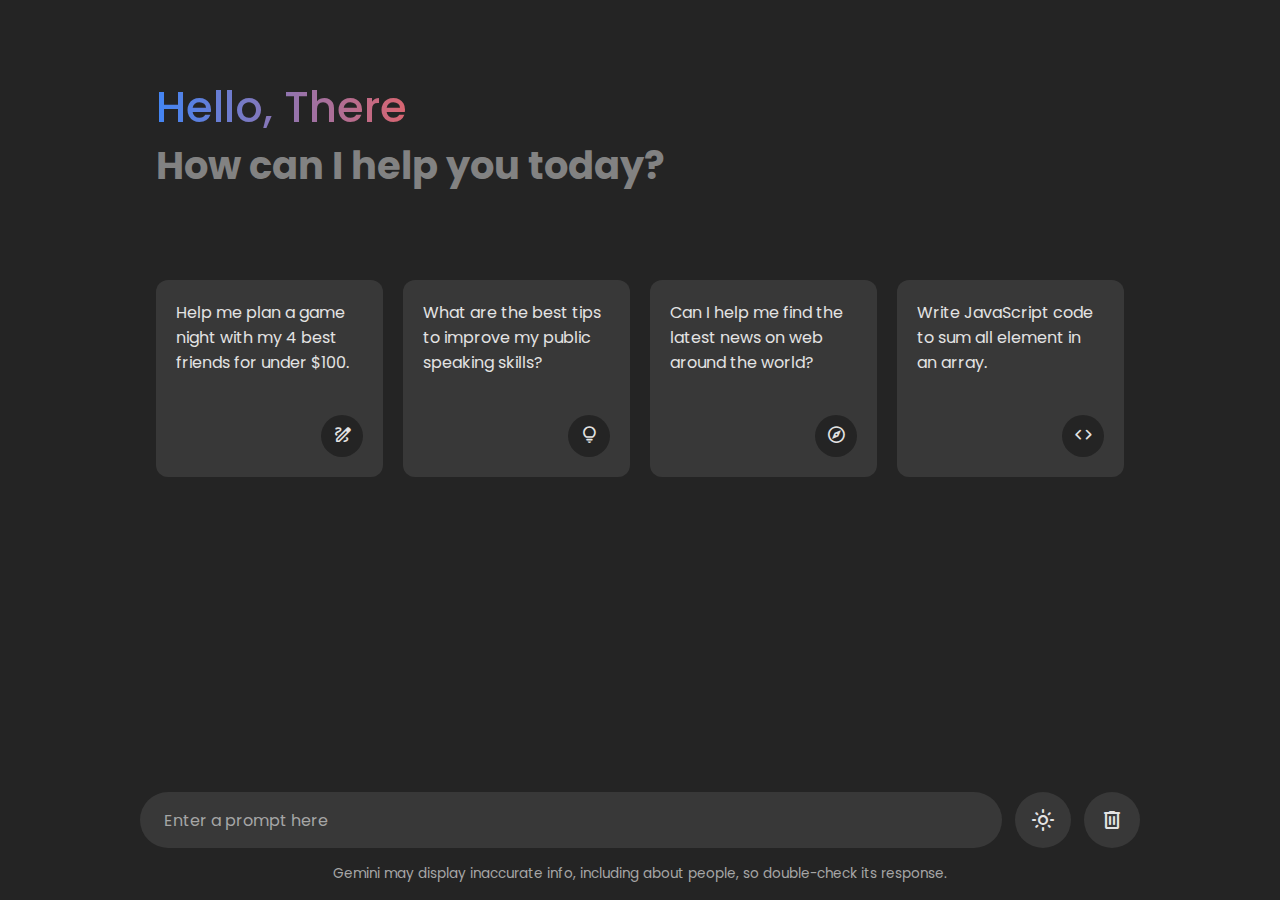
<file: Gemini - Google ChatBot/index.html>
<!DOCTYPE html>
<html lang="en">
<head>
    <meta charset="UTF-8">
    <meta name="viewport" content="width=device-width, initial-scale=1.0">
    <title>Gemini Clone</title>
    <link rel="stylesheet" href="https://fonts.googleapis.com/css2?family=Material+Symbols+Rounded:opsz,wght,FILL,GRAD@24,400,0,0" />
    <link rel="stylesheet" href="style.css">
</head>
<body>
    <header class="header">
        <!-- header -->
        <h2 class="title">Hello, There</h2>
        <h4 class="subtitle">How can I help you today?</h4>

            <!-- Suggestion List -->
        <ul class="suggestion-list">
            <li class="suggestion">
                <h4 class="text">Help me plan a game night with my 4 best friends for under $100.</h4>
                <span class="icon material-symbols-rounded">
                    draw
                    </span>
            <li class="suggestion">
                <h4 class="text">What are the best tips to improve my public speaking skills?</h4>
                <span class="icon material-symbols-rounded">
                    lightbulb
                    </span>
            <li class="suggestion">
                <h4 class="text">Can I help me find the latest news on web around the world?</h4>
                <span class="icon material-symbols-rounded">
                    explore
                    </span>
            <li class="suggestion">
                <h4 class="text">Write JavaScript code to sum all element in an array.</h4>
                    <span class="icon material-symbols-rounded">
                        code
                        </span>
            </li>
        </ul>
    </header>
                    <!-- aman aman aman aman -->
    <!-- Chat list -->
    <div class="chat-list">
        <!-- <div class="message outgoing">
            <div class="message-content">
                <img src="images/USERR.jpg" alt="User Image" class="avatar">
                <p class="text">Lorem ipsum dolor sit amet consectetur adipisicing elit. Ratione, officia!</p>
            </div>
        </div>
        <div class="message incoming">
            <div class="message-content">
                <img src="images/gemini.svg" alt="Gemini Image" class="avatar">
                <p class="text">Lorem ipsum dolor sit, amet consectetur adipisicing elit. Tempore hic expedita veniam quisquam! Aliquid provident ullam ipsum autem vero dolorem?</p>
            </div>
            <span class="icon material-symbols-rounded">content_copy</span>
        </div> -->

        <!-- <div class="message incoming loading">
            <div class="message-content">
                <img src="images/gemini.svg" alt="Gemini Image" class="avatar">
                <p class="text">Lorem ipsum dolor sit, amet consectetur adipisicing elit. Tempore hic expedita veniam quisquam! Aliquid provident ullam ipsum autem vero dolorem?</p>
                <div class="loading-indicator">
                    <div class="loading-bar"></div>
                    <div class="loading-bar"></div>
                    <div class="loading-bar"></div>
                </div>
            </div>
            <span class="icon material-symbols-rounded">content_copy</span>
        </div> -->
    </div>
    <!-- typing area -->
    <div class="typing-area">
        <form action="#" class="typing-form">
            <div class="input-wrapper">
                <input type="text" placeholder="Enter a prompt here" class="typing-input" required>
                <button class="icon material-symbols-rounded">send</button>
            </div>
            <div class="action-buttons">
            <span id="toggle-theme-button" class="icon material-symbols-rounded">light_mode</span>
            <span id="delete-chat-button" class="icon material-symbols-rounded">delete</span>
            </div>
        </form>
        <p class="desclaimer-text">Gemini may display inaccurate info, including about people, so double-check its response.</p>
    </div>

    <script src="script.js"></script>
</body>
</html>
</file>
<file: Gemini - Google ChatBot/style.css>
@import url('https://fonts.googleapis.com/css2?family=Poppins:wght@400;500;600&display=swap');

* {
    margin: 0;
    padding: 0;
    box-sizing: border-box;
    font-family: "Poppins", sans-serif;
}

:root {
    /* Dark mode colors */
    --text-color: #e3e3e3;
    --subheading-color: #828282;
    --placeholder-color: #a6a6a6;
    --primary-color: #242424;
    --secondary-color: #383838;
    --secondary-hover-color: #444;

}


.light_mode {
    /* light mode colors */
    --text-color: #222;
    --subheading-color: #a0a0a0;
    --placeholder-color: #6c6c6c;
    --primary-color: #fff;
    --secondary-color: #e9efe9;
    --secondary-hover-color: #DBE1EA;

}

body {
    background: var(--primary-color);
    /* ye hatana hai */
    /* padding-left: 2rem;  */
}

.header, .typing-area {
    color: var(--text-color);
}

.header, .chat-list .message,  .typing-form {
    max-width: 1000px;
    margin: 0 auto;
}


.header {
    margin-top:  7vh;
    padding: 1rem;
    
}

body.hide-header .header {
    display: none;
    margin-top:  0;
}

.header :where(.title, .subtitle) {
    font-size: 500;
    line-height: 3.6rem;
}

.header .title {
    font-weight: 500;
    line-height: 3.6rem;
}

.header .title {
    font-size: 2.7rem;
    width: fit-content;
    background-clip: text;
    background: linear-gradient(to right, #4285f4, #d96570);
    -webkit-background-clip: text;
    -webkit-text-fill-color: transparent;
}

.header .subtitle {
    font-size: 2.4rem;
    color: var(--subheading-color);
}
.suggestion-list {
    margin-top: 9.5vh;
    list-style: none;
    display: flex;
    gap: 1.25rem;
    overflow-x: auto;
    scrollbar-width: none;
}

.suggestion-list .suggestion {
    padding: 1.25rem;
    cursor: pointer;
    width: 227px;
    display: flex;
    flex-direction: column;
    align-items: flex-end;
    flex-shrink: 0;
    border-radius: 0.75rem;
    background: var(--secondary-color);
}

.suggestion-list .suggestion:hover {
    /* background: var(--secondary-hover-color); */
    background: linear-gradient(to right, #194ba0, #d98c95) ;
}

.suggestion-list .suggestion .text {
    font-weight: 400;
}

.suggestion-list .suggestion .icon {
    height: 42px;
    width: 42px;
    font-size: 1.3rem;
    margin-top: 2.5rem;
    display: flex;
    align-items: center;
    justify-content: center;
    border-radius: 50%;
    background: var(--primary-color);
}


.chat-list {
    padding: 2rem 1rem 12rem; 
    max-height: 100vh;
    overflow-y: auto;
    scrollbar-color: #999 transparent ;
    scrollbar-width: 100%;
}



.chat-list .message.incoming {
    margin-top: 1.5rem;

}
 
.chat-list .message .message-content {
    display: flex;
    gap: 1.5rem;
    width: 100%;
    align-items: center;
    

}

.chat-list .message .avatar {
    width: 30px;
    height: 30px;
    object-fit: cover;
    border-radius: 50%;
    align-items: flex-start;

}

.chat-list .message .text {
    color: var(--text-color);
}

.chat-list .message .text.error {
    color: rgb(218, 95, 95);
}

.chat-list .message.loading .avatar {
    animation: rotate 3s linear infinite;
}

@keyframes rotate {
    100% {
        transform: rotate(360deg);
    }
}

.chat-list .message .icon {
    height: 35px;
    width: 35px;
    display: flex;
    font-size: 1.255rem;
    margin-left: 3.5rem;
    cursor: pointer;
    align-items: center;
    justify-content: center;
    border-radius: 50%;
    background: var(--secondary-color);
    color: var(--text-color) ;
    visibility: hidden;
}


.chat-list .message:not(.loading):hover .icon:not(.hide) {
    visibility: visible;
}

.chat-list .message .icon:hover {
    background: var(--secondary-color);
}

.chat-list .loading-indicator {
    display: none;
    width: 100%;
    gap: 0.8rem;
    flex-direction: column;

}

.chat-list .message.loading .loading-indicator {
    display: flex;
}

.chat-list .loading-indicator .loading-bar {
    height: 11px;
    width: 100%;
    border-radius: 0.15rem;
    background: linear-gradient(to right #4285f4, var(--primary-color), #4285f4);
    animation: animate 3s linear infinite;
}

.chat-list .loading-indicator .loading-bar:last-child {
    width: 70%;
}

@keyframes animate {
    0% {
        background-position: -800px 0;
    }

     
    100% {
        background-position: -800px 0;
    }
}

.typing-area {
    position: fixed;
    width: 100%;
    bottom: 0;
    padding: 1rem;
    background: var(--primary-color);
}



.typing-area :where(.typing-form, .action-buttons) {
    display: flex; 
    gap: 0.80rem;
}


.typing-area .input-wrapper {
    height: 56px;
    width: 100%;
    display: flex;
    position: relative;
}

.typing-area .typing-input {
    width: 100%;
    height: 100%;
    /* SADFASDFASDFASDFASDFASDFASDFSDFsdfsad */
    /* padding-left: 20px;  */
    border: none;
    outline: none;
    font-size: 1rem;
    color: var(--text-color);
    border-radius: 6.2rem;
    padding: 1.1rem 4rem 1.1rem 1.5rem;
    background: var(--secondary-color);

}

.typing-area .typing-input:focus {
    background: var(--secondary-hover-color);
}

.typing-area .typing-input::placeholder {
    color: var(--placeholder-color);
}

.typing-area .icon {
    height: 56px;
    width: 56px;
    display: flex;
    align-items: center;
    cursor: pointer;
    justify-content: center;
    border-radius: 50%;
    background: var(--secondary-color);
}

.typing-area .icon:hover {
    background: var(--secondary-hover-color)!important;
}

.typing-area .input-wrapper .icon {
    position: absolute;
    right: 0;
    outline: none;
    border: none;
    background: none;
    color: var(--text-color);
    transform: scale(0);
    transition: transform 0.5s ease;
}

.typing-area .input-wrapper .typing-input:valid ~ .icon {
    transform: scale(1);
}

.typing-area .desclaimer-text {
    font-size: 0.85rem;
    margin-top:  1rem;
    text-align: center;
    color: var(--placeholder-color);
}

/* responsive media code for small screens */

@media (max-width: 768px) {
    .header :is(.title, .subtitle) {
        font-size: 2rem;
        line-height: 2.6rem;
    }

    .header .subtitle {
        font-size: 1.7rem;
    
    }

    .chat-list .message .avatar {
        width: 37px;
        height: 37px;

    }

    .typing-area :where(.typing-form, .actions-button) {
        gap: 0.4rem;

    }

    .typing-form .input-wrapper {
        height: 50px;
    }

    .typing-form .typing-input {
        padding: 1.1rem 3.5rem 1.1rem 1.2rem;
    }

    .typing-area .icon {
        height: 50px;
        width: 50px;
    }

    .typing-area .desclaimer-text {
        font-size: 0.75rem;
        margin-top: 0.5rem;
    }

}


/* the end finally😮‍💨 */
</file>
